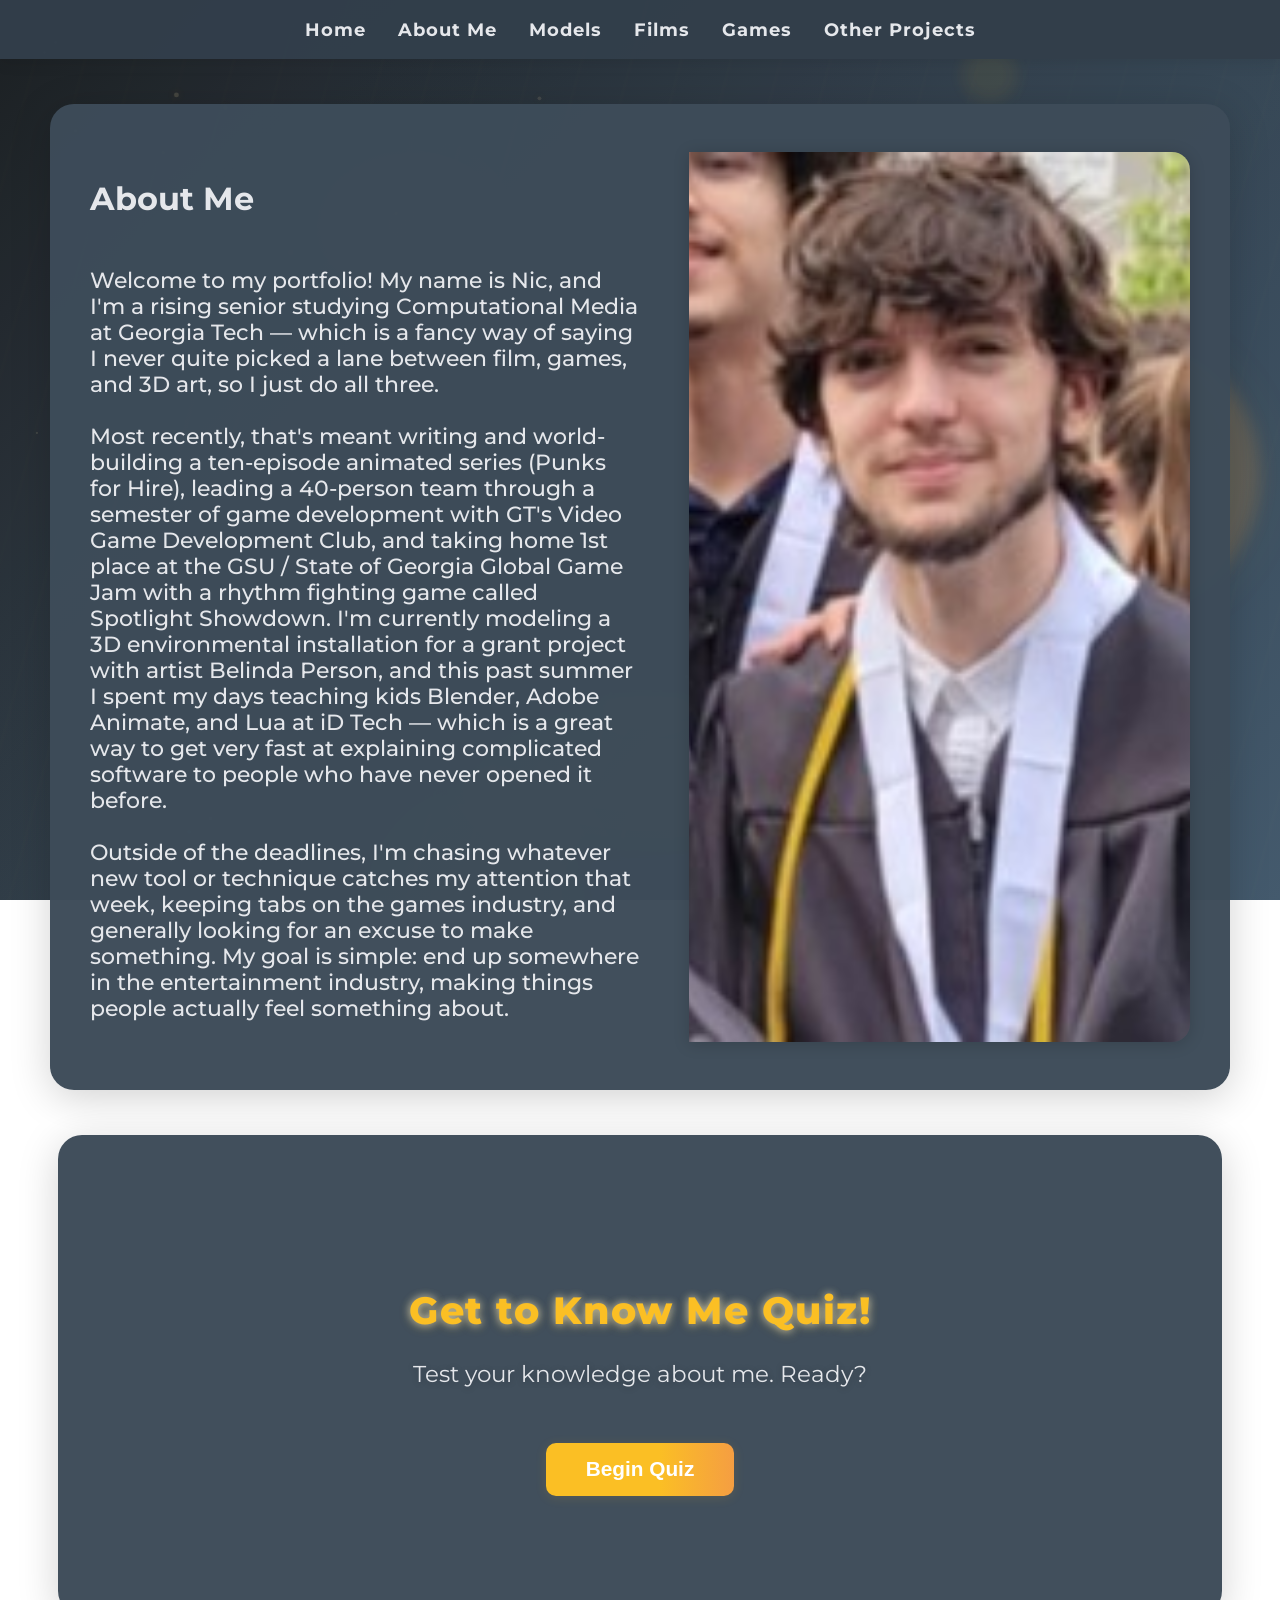
<file: about.html>
<!DOCTYPE html>
<html lang="en">
<head>
    <meta charset="UTF-8">
    <meta name="viewport" content="width=device-width, initial-scale=1.0">
    <title>About Me</title>
    <link rel="stylesheet" href="styles.css">
    <script src="script.js" defer></script>
</head>
<body>
    <div class="animated-bg"></div>
    <div class="light-rays-bg"></div>
    <div class="texture-overlay"></div>
    <canvas id="dust-canvas"></canvas>
    <canvas id="golden-trails-canvas"></canvas>
    <div class="bg-shapes">
        <svg class="bg-shape shapeA" width="180" height="180"><ellipse cx="90" cy="90" rx="80" ry="60" fill="#fbbf2440"/></svg>
        <svg class="bg-shape shapeB" width="320" height="320"><circle cx="160" cy="160" r="140" fill="#f59e4240"/></svg>
        <svg class="bg-shape shapeC" width="90" height="90"><ellipse cx="45" cy="45" rx="40" ry="44" fill="#fbbf241a"/></svg>
        <svg class="bg-shape shapeD" width="400" height="200"><ellipse cx="200" cy="100" rx="180" ry="80" fill="#fbbf2430"/></svg>
        <svg class="bg-shape shapeE" width="70" height="70"><circle cx="35" cy="35" r="33" fill="#fbbf2444"/></svg>
        <svg class="bg-shape shapeF" width="220" height="220"><ellipse cx="110" cy="110" rx="100" ry="60" fill="#f59e4222"/></svg>
        <svg class="bg-shape shapeG" width="140" height="140"><circle cx="70" cy="70" r="65" fill="#fbbf241a"/></svg>
        <svg class="bg-shape shapeH" width="300" height="300"><ellipse cx="150" cy="150" rx="120" ry="140" fill="#fbbf2430"/></svg>
        <svg class="bg-shape shapeI" width="60" height="60"><circle cx="30" cy="30" r="28" fill="#fbbf241a"/></svg>
        <svg class="bg-shape shapeJ" width="100" height="100"><ellipse cx="50" cy="50" rx="45" ry="30" fill="#f59e4222"/></svg>
    </div>
    <div id="models-bg-current"></div>
    <div id="models-bg-next"></div>
    <header>
        <nav>
            <a href="index.html">Home</a>
            <a href="about.html">About Me</a>
            <a href="models.html">Models</a>
            <a href="films.html">Films</a>
            <a href="games.html">Games</a>
            <a href="other-projects.html">Other Projects</a>
        </nav>
    </header>
    <main>
        <section class="about-main-card fade-in">
            <div class="about-text">
                <h1>About Me</h1>
                <p>
                    Welcome to my portfolio! My name is Nic, and I'm a rising senior studying Computational Media at Georgia Tech &mdash; which is a fancy way of saying I never quite picked a lane between film, games, and 3D art, so I just do all three.<br><br>
                    Most recently, that's meant writing and world-building a ten-episode animated series (Punks for Hire), leading a 40-person team through a semester of game development with GT's Video Game Development Club, and taking home 1st place at the GSU / State of Georgia Global Game Jam with a rhythm fighting game called Spotlight Showdown. I'm currently modeling a 3D environmental installation for a grant project with artist Belinda Person, and this past summer I spent my days teaching kids Blender, Adobe Animate, and Lua at iD Tech &mdash; which is a great way to get very fast at explaining complicated software to people who have never opened it before.<br><br>
                    Outside of the deadlines, I'm chasing whatever new tool or technique catches my attention that week, keeping tabs on the games industry, and generally looking for an excuse to make something. My goal is simple: end up somewhere in the entertainment industry, making things people actually feel something about.
                </p>
            </div>
            <div class="about-image-fader">
                <img src="Images/profilpic.jpg" alt="Profile 1" class="about-fade-img visible">
                <img src="Images/profile2.jpg" alt="Profile 2" class="about-fade-img">
                <img src="Images/profile3.jpg" alt="Profile 3" class="about-fade-img">
                <img src="Images/profile4.jpg" alt="Profile 4" class="about-fade-img">
            </div>
        </section>
        <section class="about-quiz-card fade-in">
            <div class="quiz-content" id="quiz-content">
                <div class="quiz-intro">
                    <h2>Get to Know Me Quiz!</h2>
                    <p>Test your knowledge about me. Ready?</p>
                    <button id="quiz-begin-btn">Begin Quiz</button>
                </div>
                <!-- Quiz questions and results will be injected here by JS -->
            </div>
            <div class="quiz-timer" id="quiz-timer" style="display:none;">
                <div class="timer-svg-wrap" style="position: relative; width: 60px; height: 60px;">
                    <svg width="60" height="60">
                        <circle cx="30" cy="30" r="26" stroke="#fbbf24" stroke-width="6" fill="none" />
                        <circle id="timer-circle" cx="30" cy="30" r="26" stroke="#e5e7eb" stroke-width="6" fill="none"
                            stroke-dasharray="163.36" stroke-dashoffset="0" />
                    </svg>
                    <span id="timer-seconds"></span>
                </div>
            </div>
        </section>
    </main>
</body>
</html>
</file>
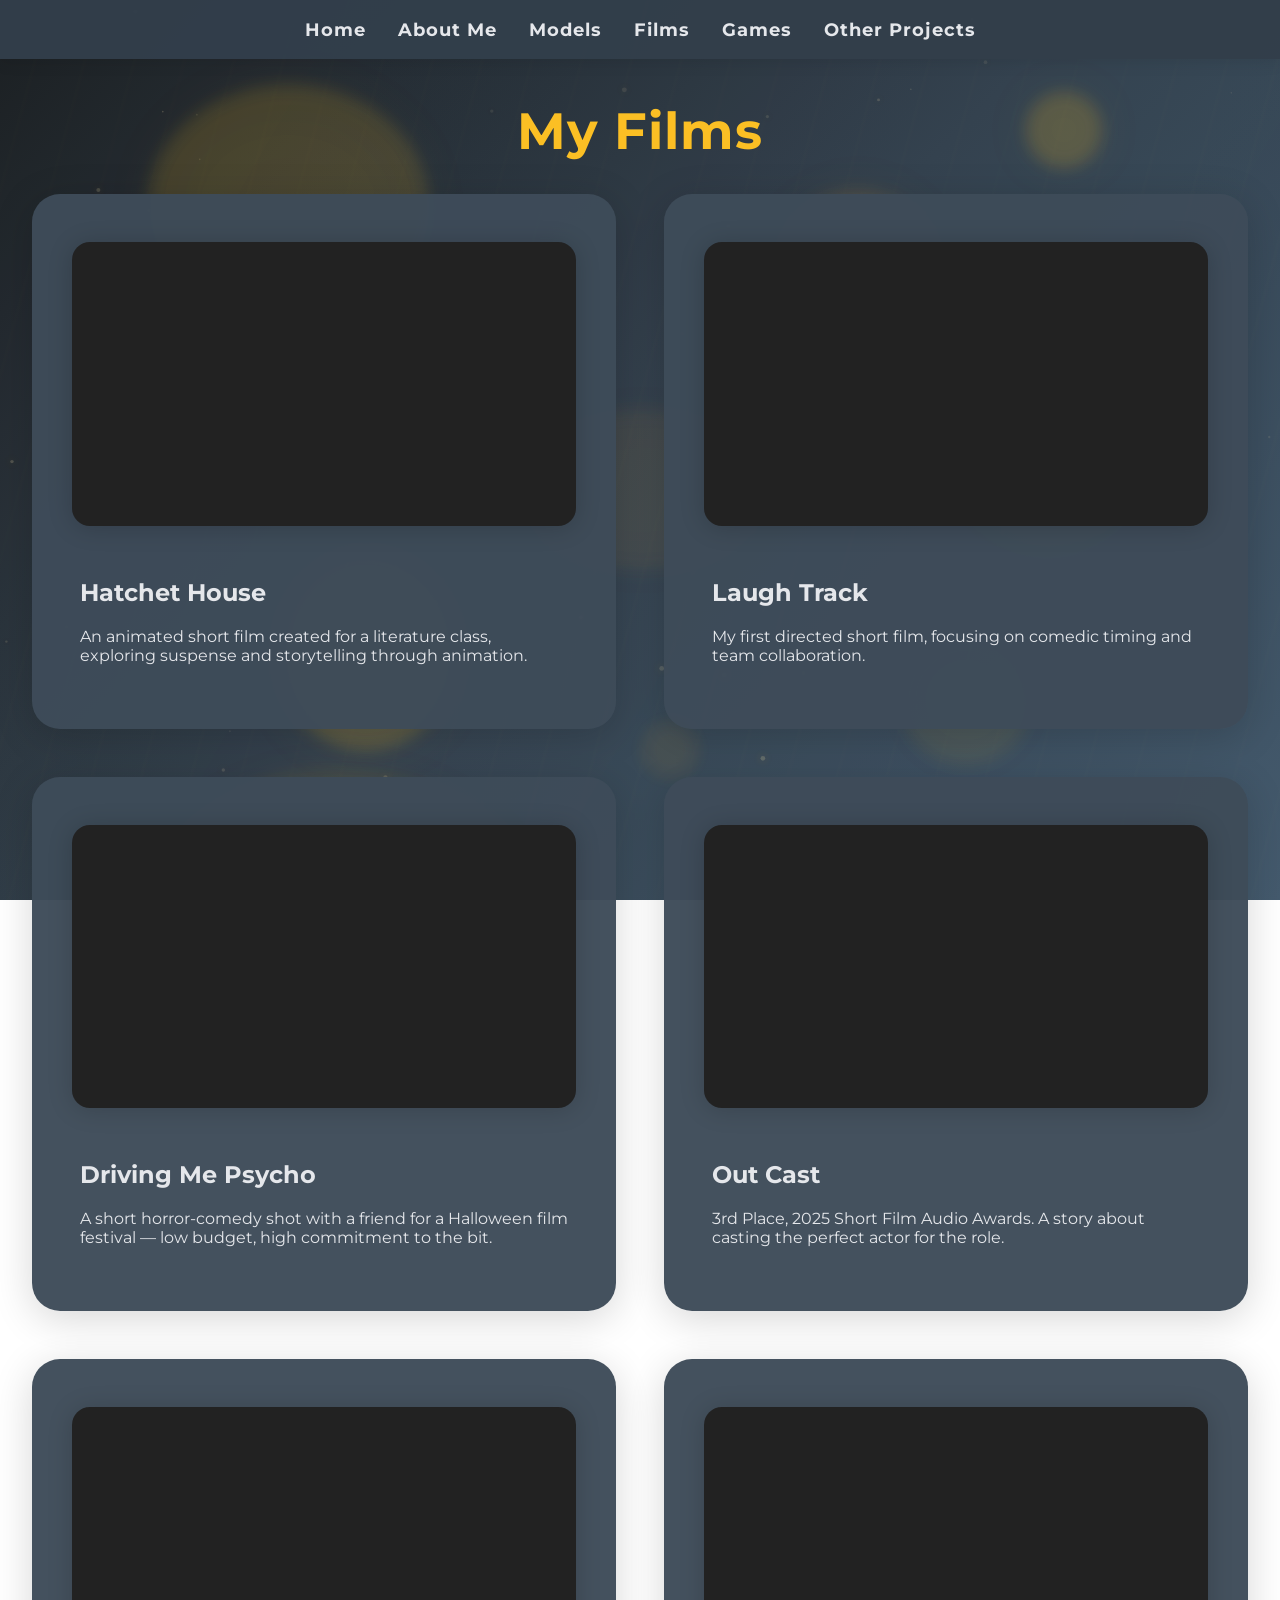
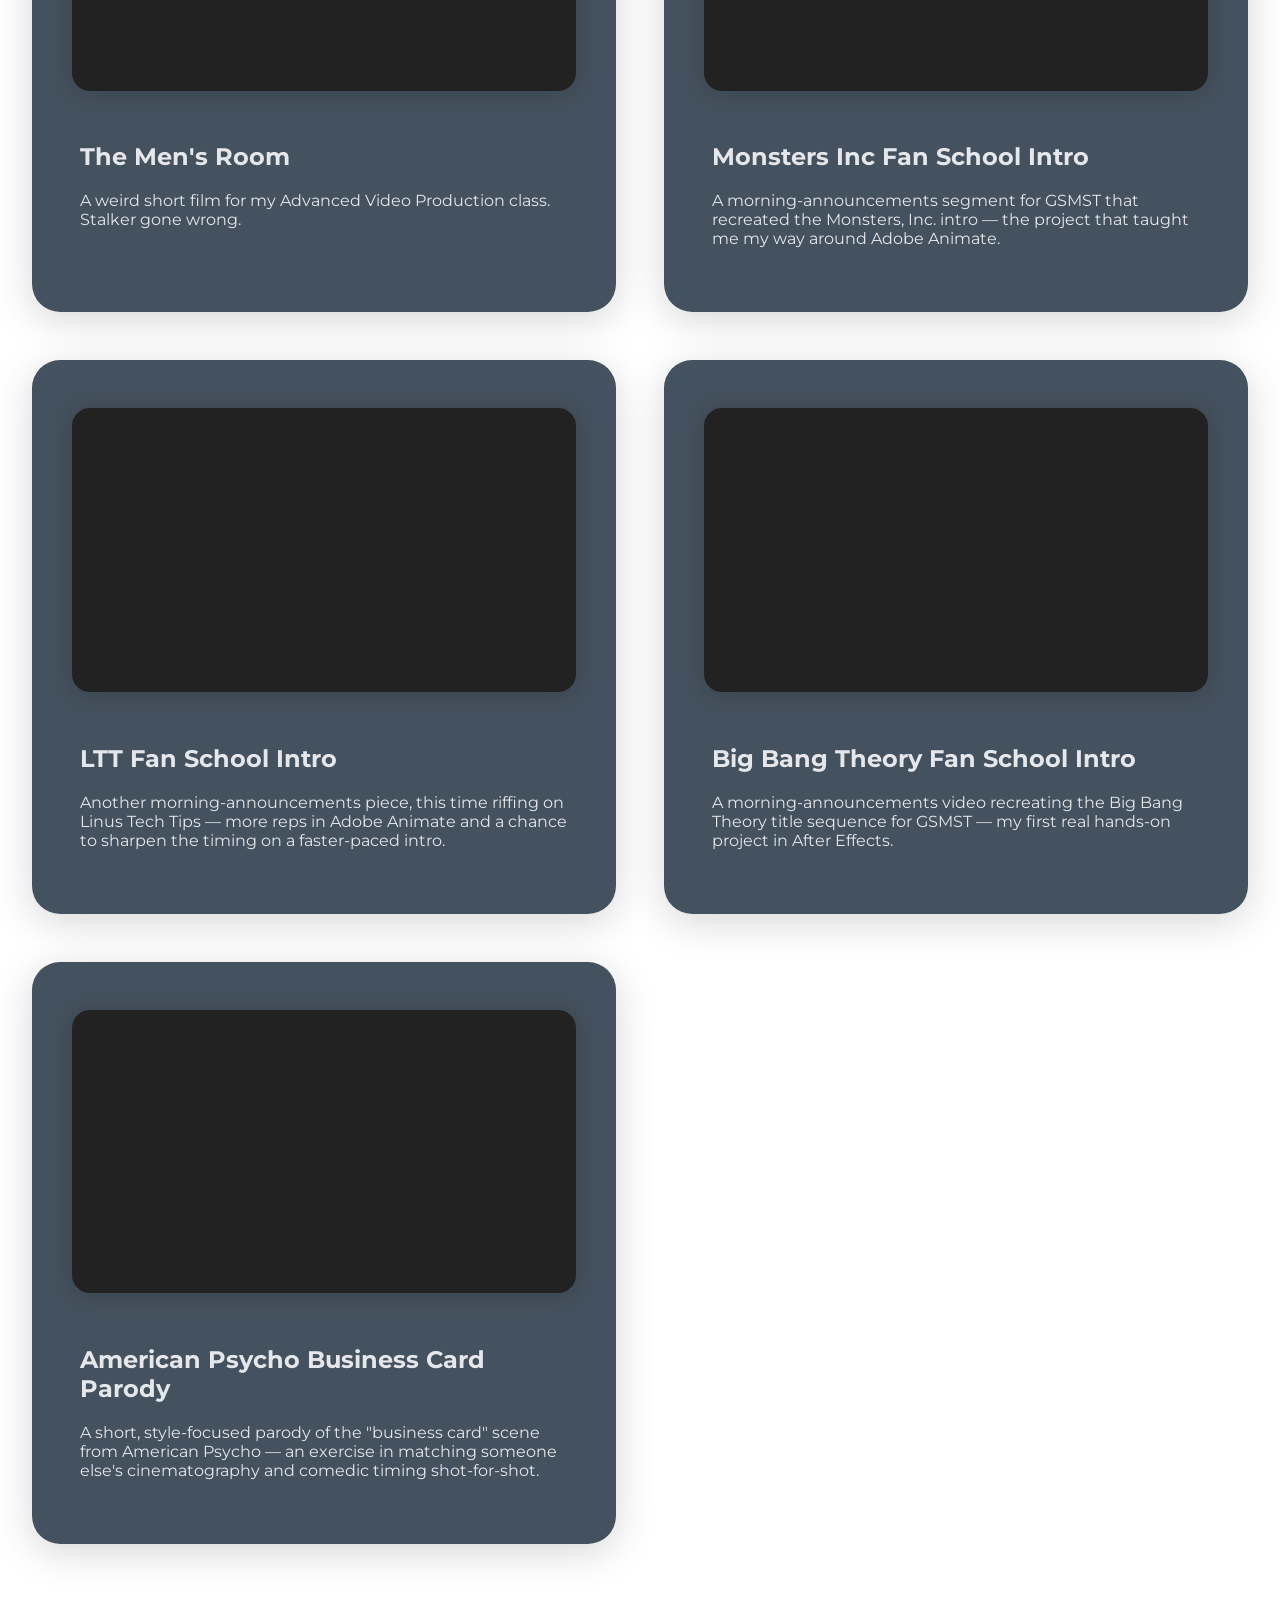
<file: films.html>
<!DOCTYPE html>
<html lang="en">
<head>
    <meta charset="UTF-8">
    <meta name="viewport" content="width=device-width, initial-scale=1.0">
    <title>Films</title>
    <link rel="stylesheet" href="styles.css">
    <script src="script.js" defer></script>
</head>
<body class="films-page">
    <div class="animated-bg"></div>
    <div class="light-rays-bg"></div>
    <div class="texture-overlay"></div>
    <canvas id="dust-canvas"></canvas>
    <canvas id="golden-trails-canvas"></canvas>
    <div class="bg-shapes">
        <svg class="bg-shape shape1" width="320" height="320"><ellipse cx="160" cy="160" rx="140" ry="120" fill="#fbbf2433"/></svg>
        <svg class="bg-shape shape2" width="180" height="180"><circle cx="90" cy="90" r="80" fill="#f59e4233"/></svg>
        <svg class="bg-shape shape3" width="220" height="220"><ellipse cx="110" cy="110" rx="90" ry="100" fill="#fbbf2444"/></svg>
        <svg class="bg-shape shape4" width="140" height="140"><circle cx="70" cy="70" r="65" fill="#fbbf241a"/></svg>
        <svg class="bg-shape shape5" width="260" height="260"><ellipse cx="130" cy="130" rx="120" ry="80" fill="#f59e421a"/></svg>
        <svg class="bg-shape shape6" width="80" height="80"><circle cx="40" cy="40" r="38" fill="#fbbf2444"/></svg>
        <svg class="bg-shape shape7" width="420" height="420"><ellipse cx="210" cy="210" rx="200" ry="160" fill="#fbbf2420"/></svg>
        <svg class="bg-shape shape8" width="100" height="100"><ellipse cx="50" cy="50" rx="45" ry="30" fill="#f59e4222"/></svg>
        <svg class="bg-shape shape9" width="60" height="60"><circle cx="30" cy="30" r="28" fill="#fbbf241a"/></svg>
        <svg class="bg-shape shape10" width="300" height="300"><ellipse cx="150" cy="150" rx="120" ry="140" fill="#fbbf2430"/></svg>
    </div>
    <header>
        <nav>
            <a href="index.html">Home</a>
            <a href="about.html">About Me</a>
            <a href="models.html">Models</a>
            <a href="films.html">Films</a>
            <a href="games.html">Games</a>
            <a href="other-projects.html">Other Projects</a>
        </nav>
    </header>
    <main>
        <h1 class="section-title">My Films</h1>
        <div class="media-list">
            <div class="media-item fade-in">
                <div class="media-visual">
                    <iframe src="https://www.youtube.com/embed/RNFLFnP9y1E" frameborder="0" allowfullscreen></iframe>
                </div>
                <div class="media-desc">
                    <h2>Hatchet House</h2>
                    <p>An animated short film created for a literature class, exploring suspense and storytelling through animation.</p>
                </div>
            </div>
            <div class="media-item fade-in">
                <div class="media-visual">
                    <iframe src="https://drive.google.com/file/d/1wuI_C8YEEzY92CnOscM9xNOgVYQXRL3u/preview" frameborder="0" allowfullscreen></iframe>
                </div>
                <div class="media-desc">
                    <h2>Laugh Track</h2>
                    <p>My first directed short film, focusing on comedic timing and team collaboration.</p>
                </div>
            </div>
            <div class="media-item fade-in">
                <div class="media-visual">
                    <iframe src="https://www.youtube.com/embed/9LqfQGcu3OA" frameborder="0" allowfullscreen></iframe>
                </div>
                <div class="media-desc">
                    <h2>Driving Me Psycho</h2>
                    <p>A short horror-comedy shot with a friend for a Halloween film festival &mdash; low budget, high commitment to the bit.</p>
                </div>
            </div>
            <div class="media-item fade-in">
                <div class="media-visual">
                    <iframe src="https://drive.google.com/file/d/1UDR14jFR5scqp2Rg2KPW3oxKd6ROht6A/preview" frameborder="0" allowfullscreen></iframe>
                </div>
                <div class="media-desc">
                    <h2>Out Cast</h2>
                    <p>3rd Place, 2025 Short Film Audio Awards. A story about casting the perfect actor for the role.</p>
                </div>
            </div>
            <div class="media-item fade-in">
                <div class="media-visual">
                    <iframe src="https://gtvault-my.sharepoint.com/personal/nsuttles3_gatech_edu/_layouts/15/embed.aspx?UniqueId=8a04a9d2-1ce9-4d9a-a280-8a7300f47c84&embed=%7B%22ust%22%3Atrue%2C%22hv%22%3A%22CopyEmbedCode%22%7D&referrer=StreamWebApp&referrerScenario=EmbedDialog.Create" width="640" height="360" frameborder="0" scrolling="no" allowfullscreen title="TheMensRoom.mov" frameborder="0" allowfullscreen></iframe>
                </div>
                <div class="media-desc">
                    <h2>The Men's Room</h2>
                    <p>A weird short film for my Advanced Video Production class. Stalker gone wrong.</p>
                </div>
            </div>
            <div class="media-item fade-in">
                <div class="media-visual">
                    <iframe src="https://www.youtube.com/embed/bgk5_FoGgMc" frameborder="0" allowfullscreen></iframe>
                </div>
                <div class="media-desc">
                    <h2>Monsters Inc Fan School Intro</h2>
                    <p>A morning-announcements segment for GSMST that recreated the Monsters, Inc. intro &mdash; the project that taught me my way around Adobe Animate.</p>
                </div>
            </div>
            <div class="media-item fade-in">
                <div class="media-visual">
                    <iframe src="https://www.youtube.com/embed/SYgJ7Xmql8k" frameborder="0" allowfullscreen></iframe>
                </div>
                <div class="media-desc">
                    <h2>LTT Fan School Intro</h2>
                    <p>Another morning-announcements piece, this time riffing on Linus Tech Tips &mdash; more reps in Adobe Animate and a chance to sharpen the timing on a faster-paced intro.</p>
                </div>
            </div>
            <div class="media-item fade-in">
                <div class="media-visual">
                    <iframe src="https://www.youtube.com/embed/6f9NdSA-6ro" frameborder="0" allowfullscreen></iframe>
                </div>
                <div class="media-desc">
                    <h2>Big Bang Theory Fan School Intro</h2>
                    <p>A morning-announcements video recreating the Big Bang Theory title sequence for GSMST &mdash; my first real hands-on project in After Effects.</p>
                </div>
            </div>
            <div class="media-item fade-in">
                <div class="media-visual">
                    <iframe src="https://www.youtube.com/embed/vMFzokMjpdI" frameborder="0" allowfullscreen></iframe>
                </div>
                <div class="media-desc">
                    <h2>American Psycho Business Card Parody</h2>
                    <p>A short, style-focused parody of the "business card" scene from American Psycho &mdash; an exercise in matching someone else's cinematography and comedic timing shot-for-shot.</p>
                </div>
            </div>
            <!-- Add more films as needed -->
        </div>
    </main>
</body>
</html>
</file>
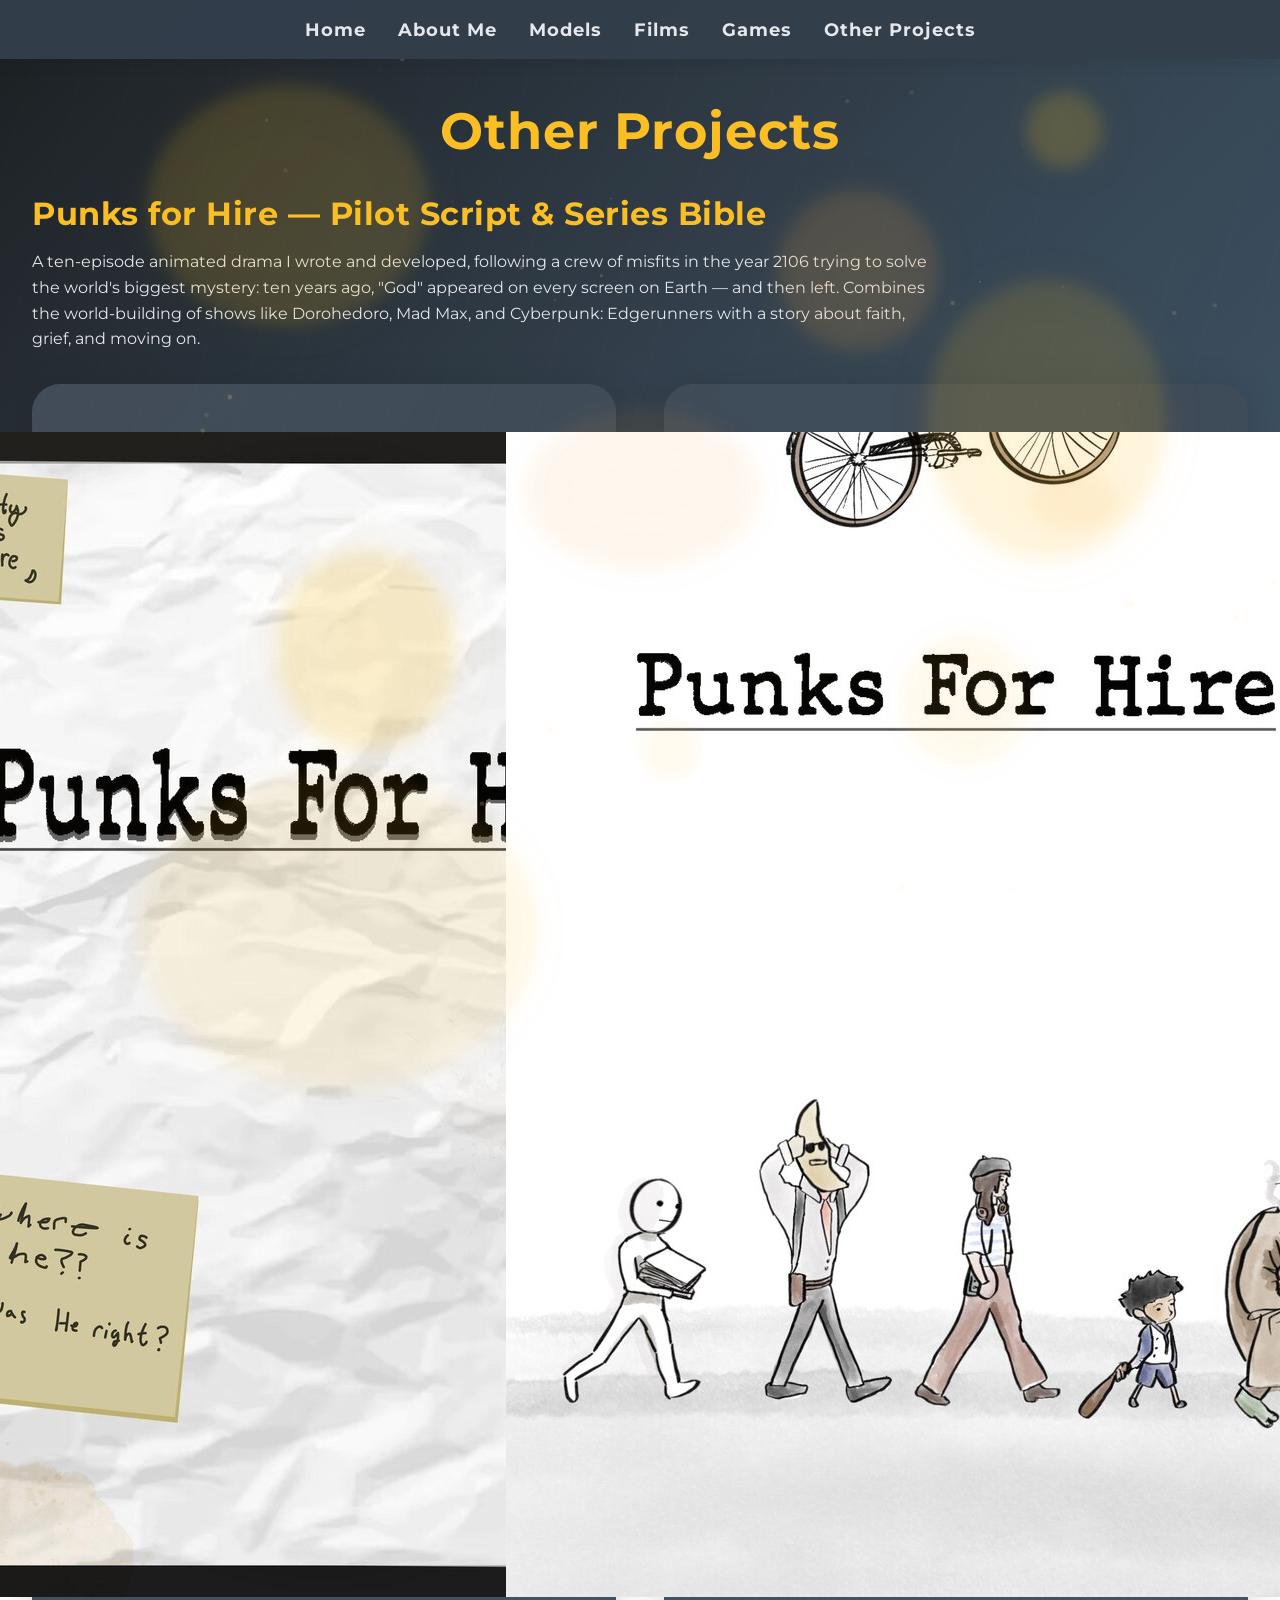
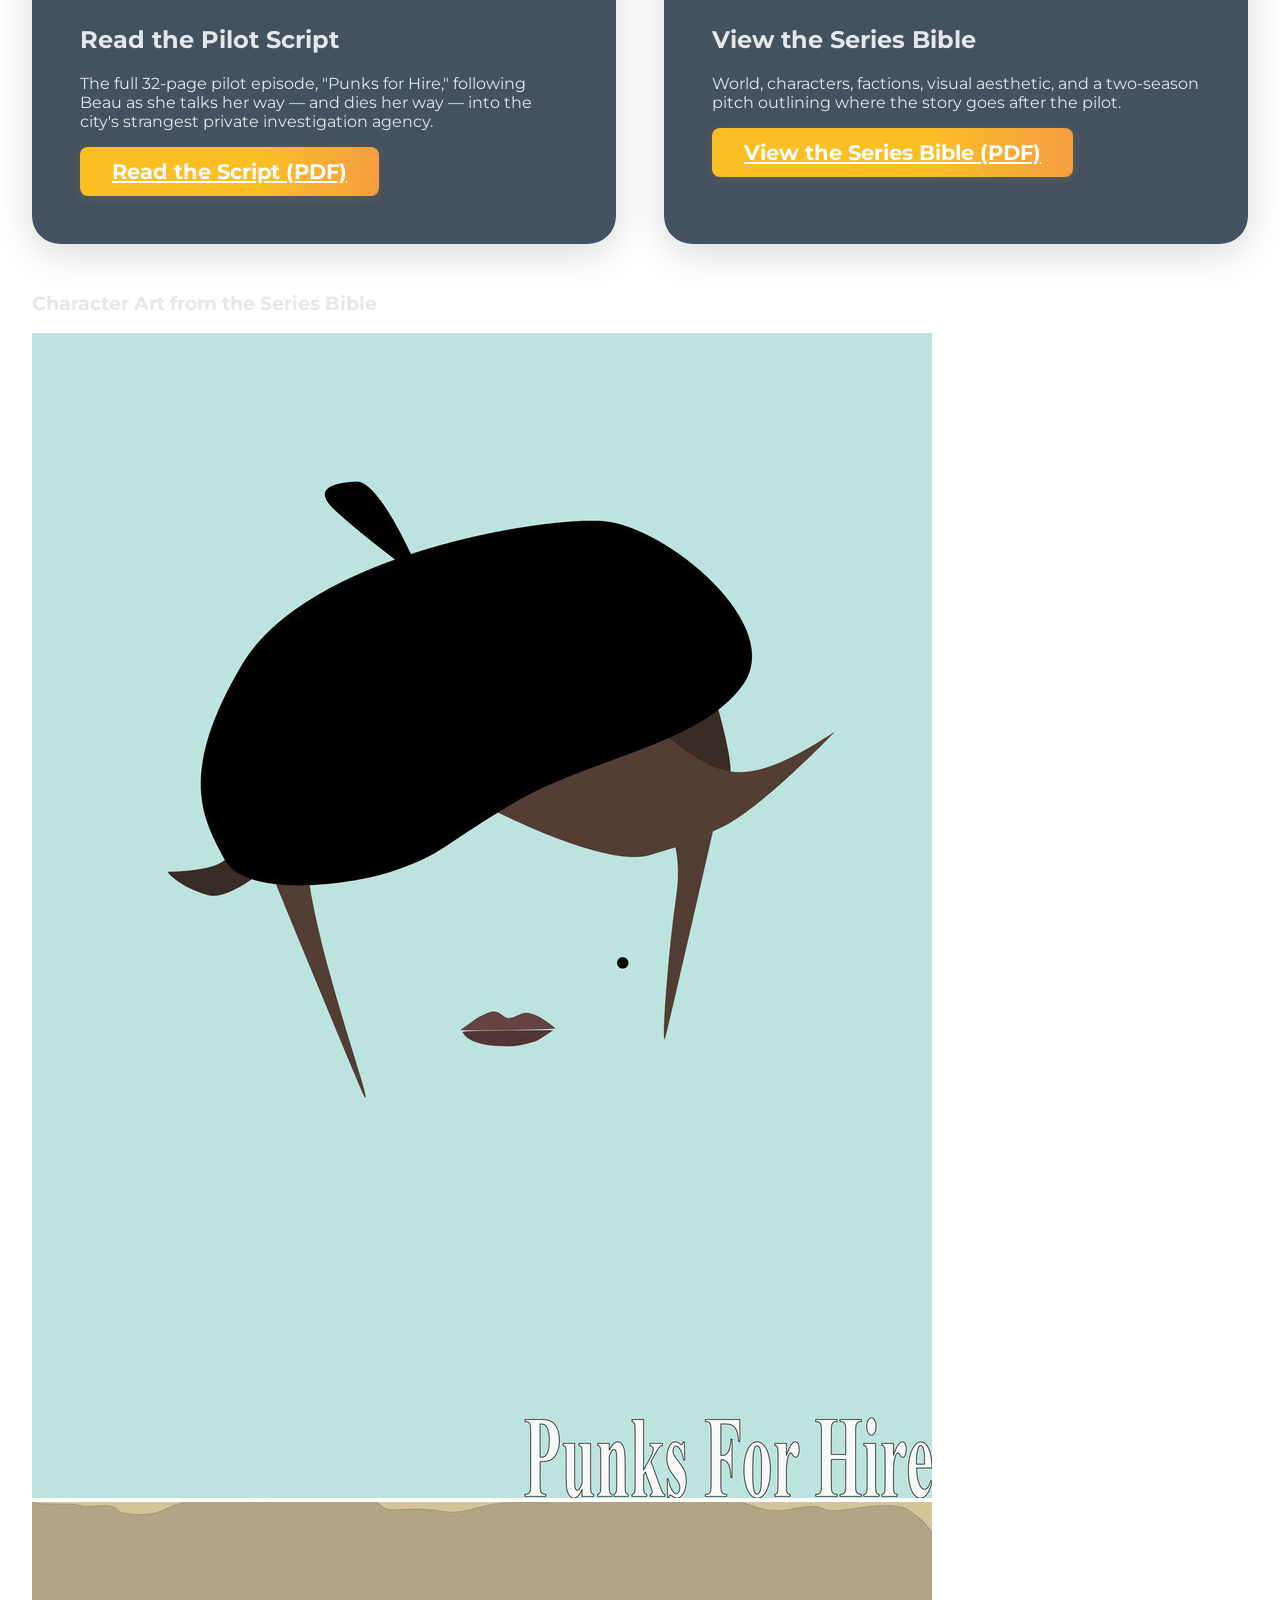
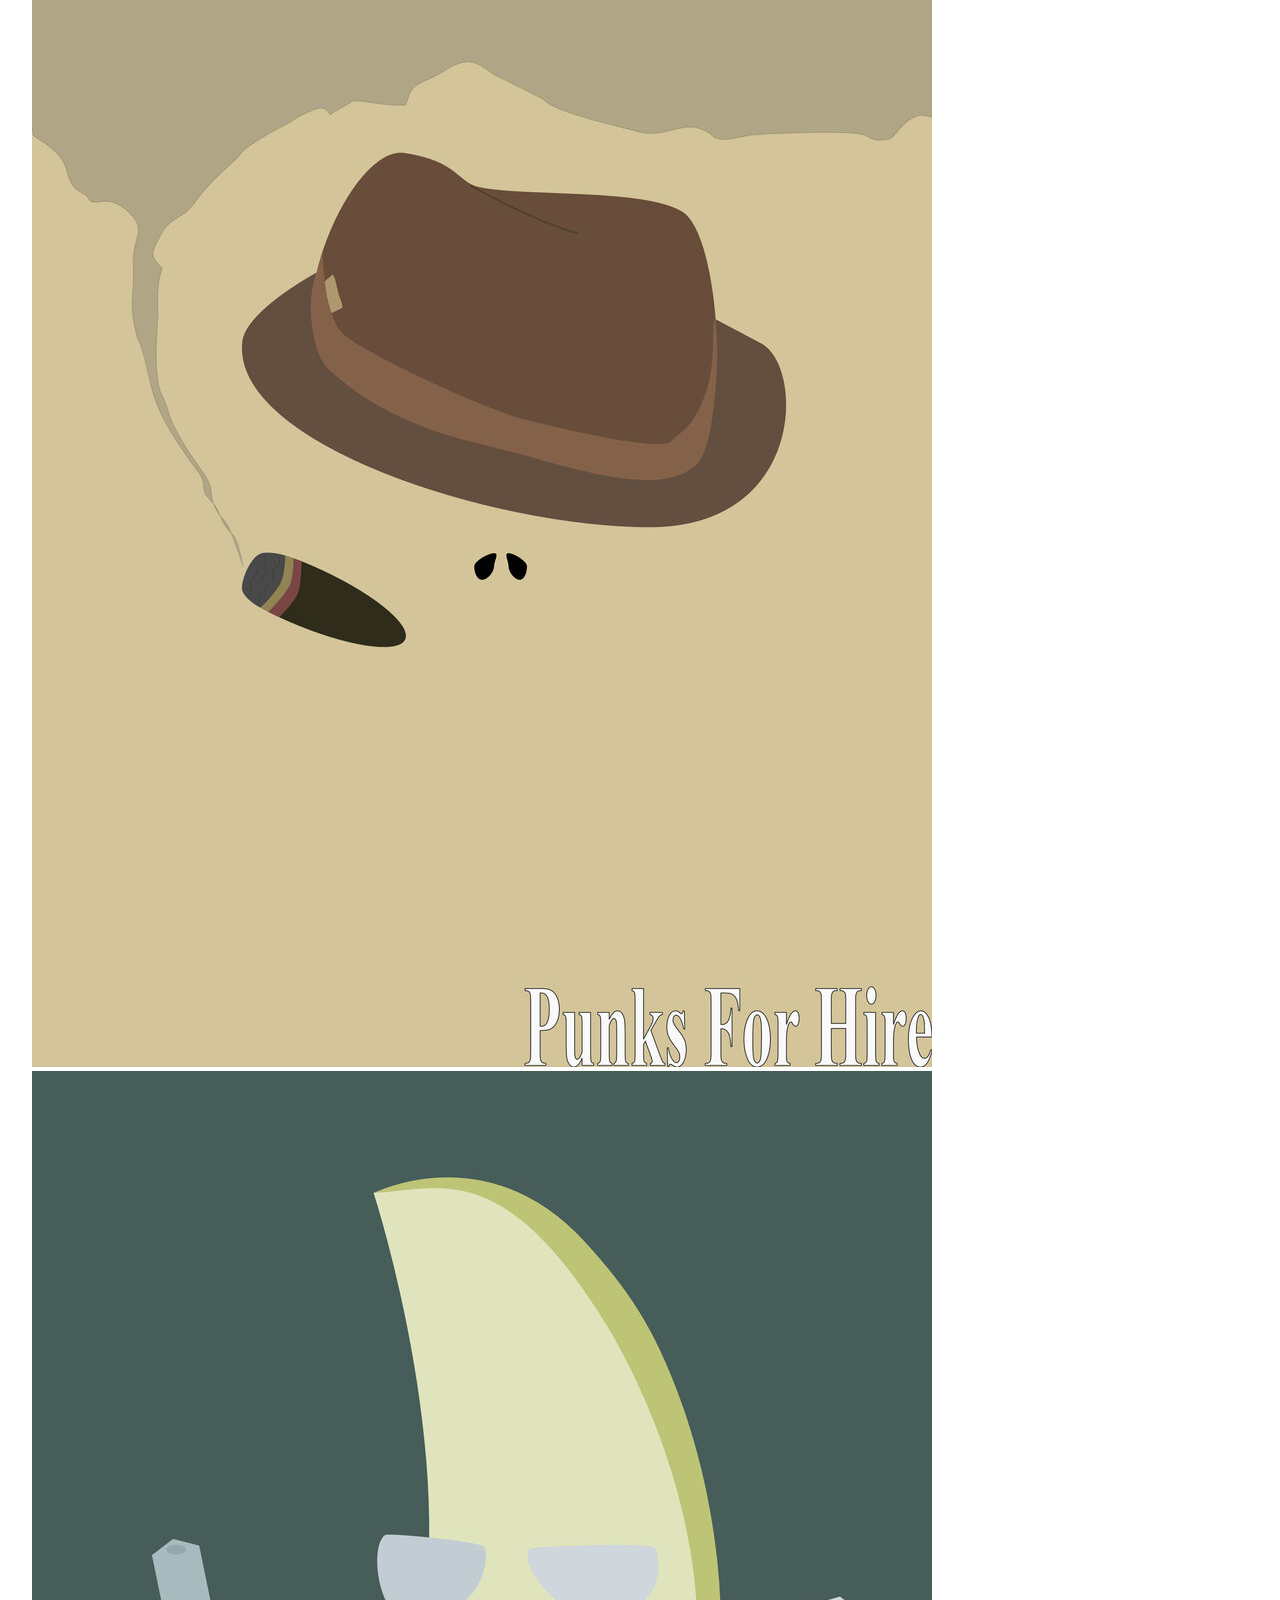
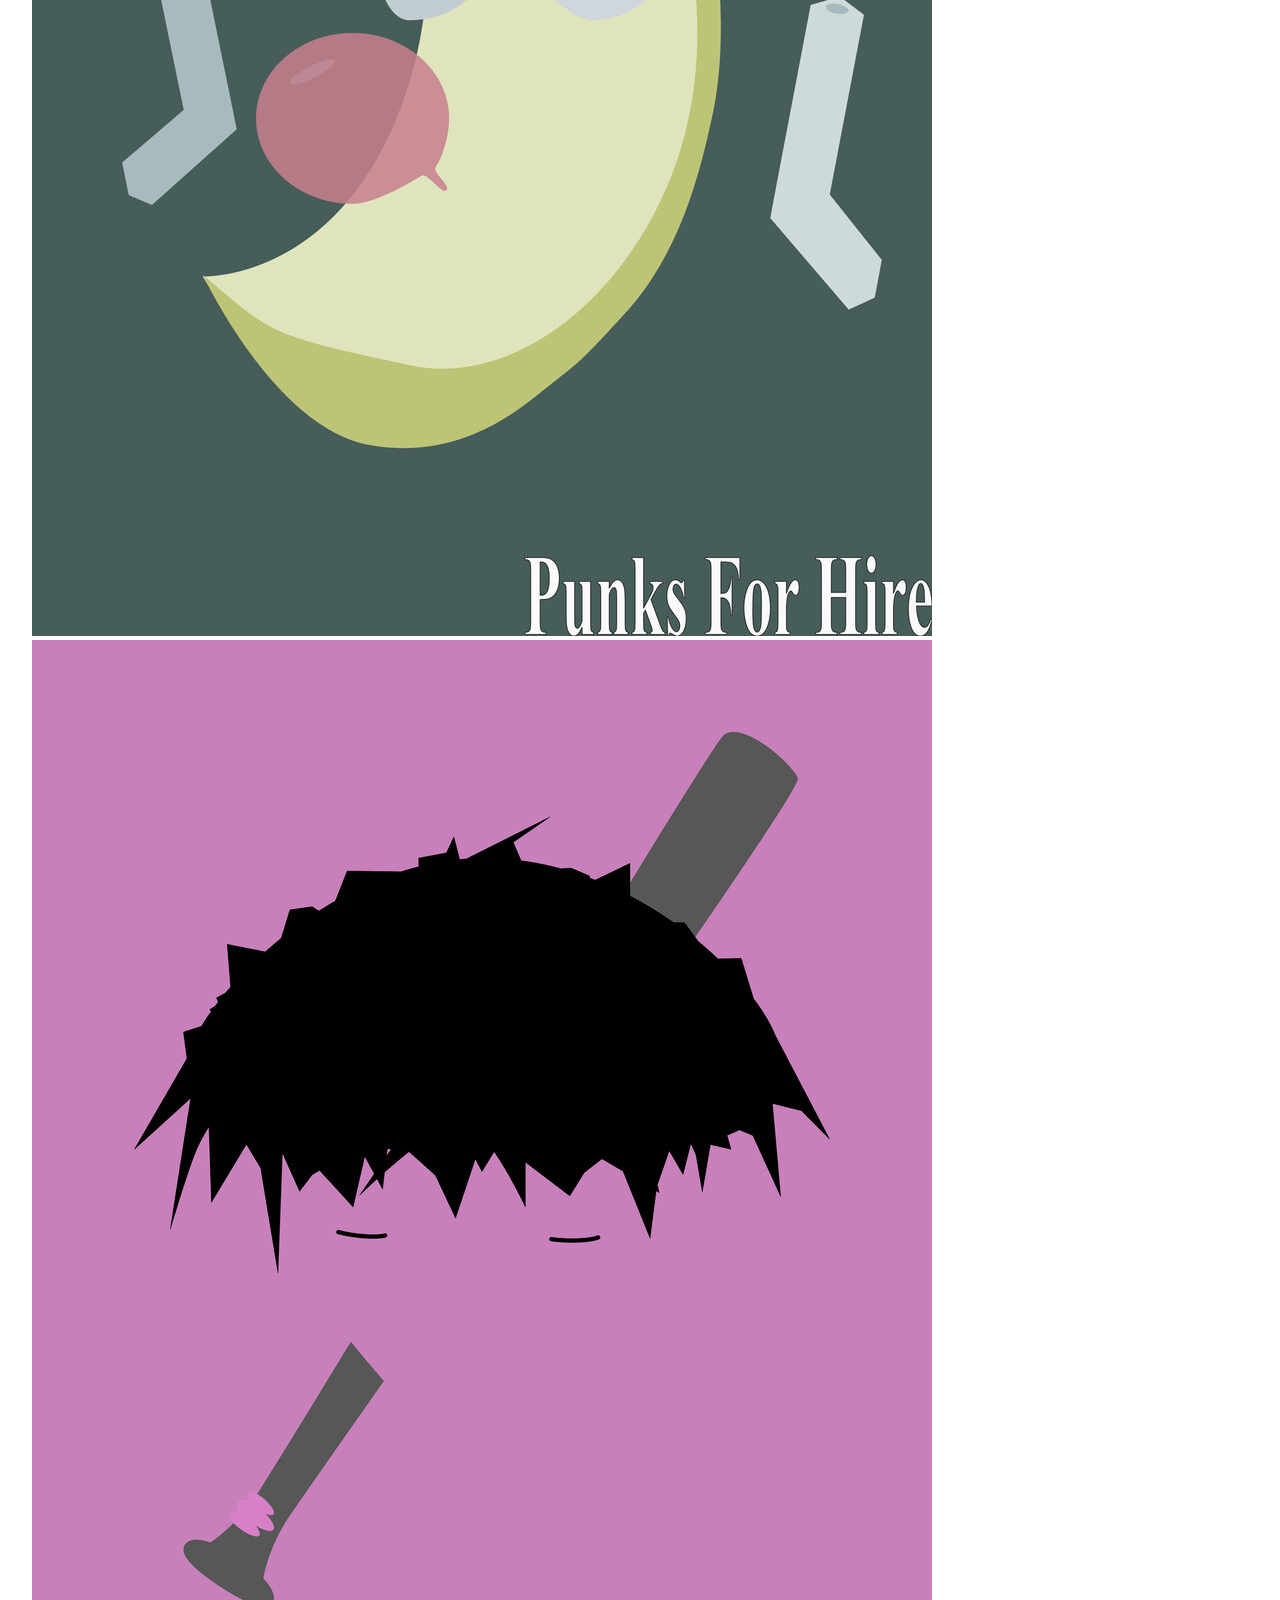
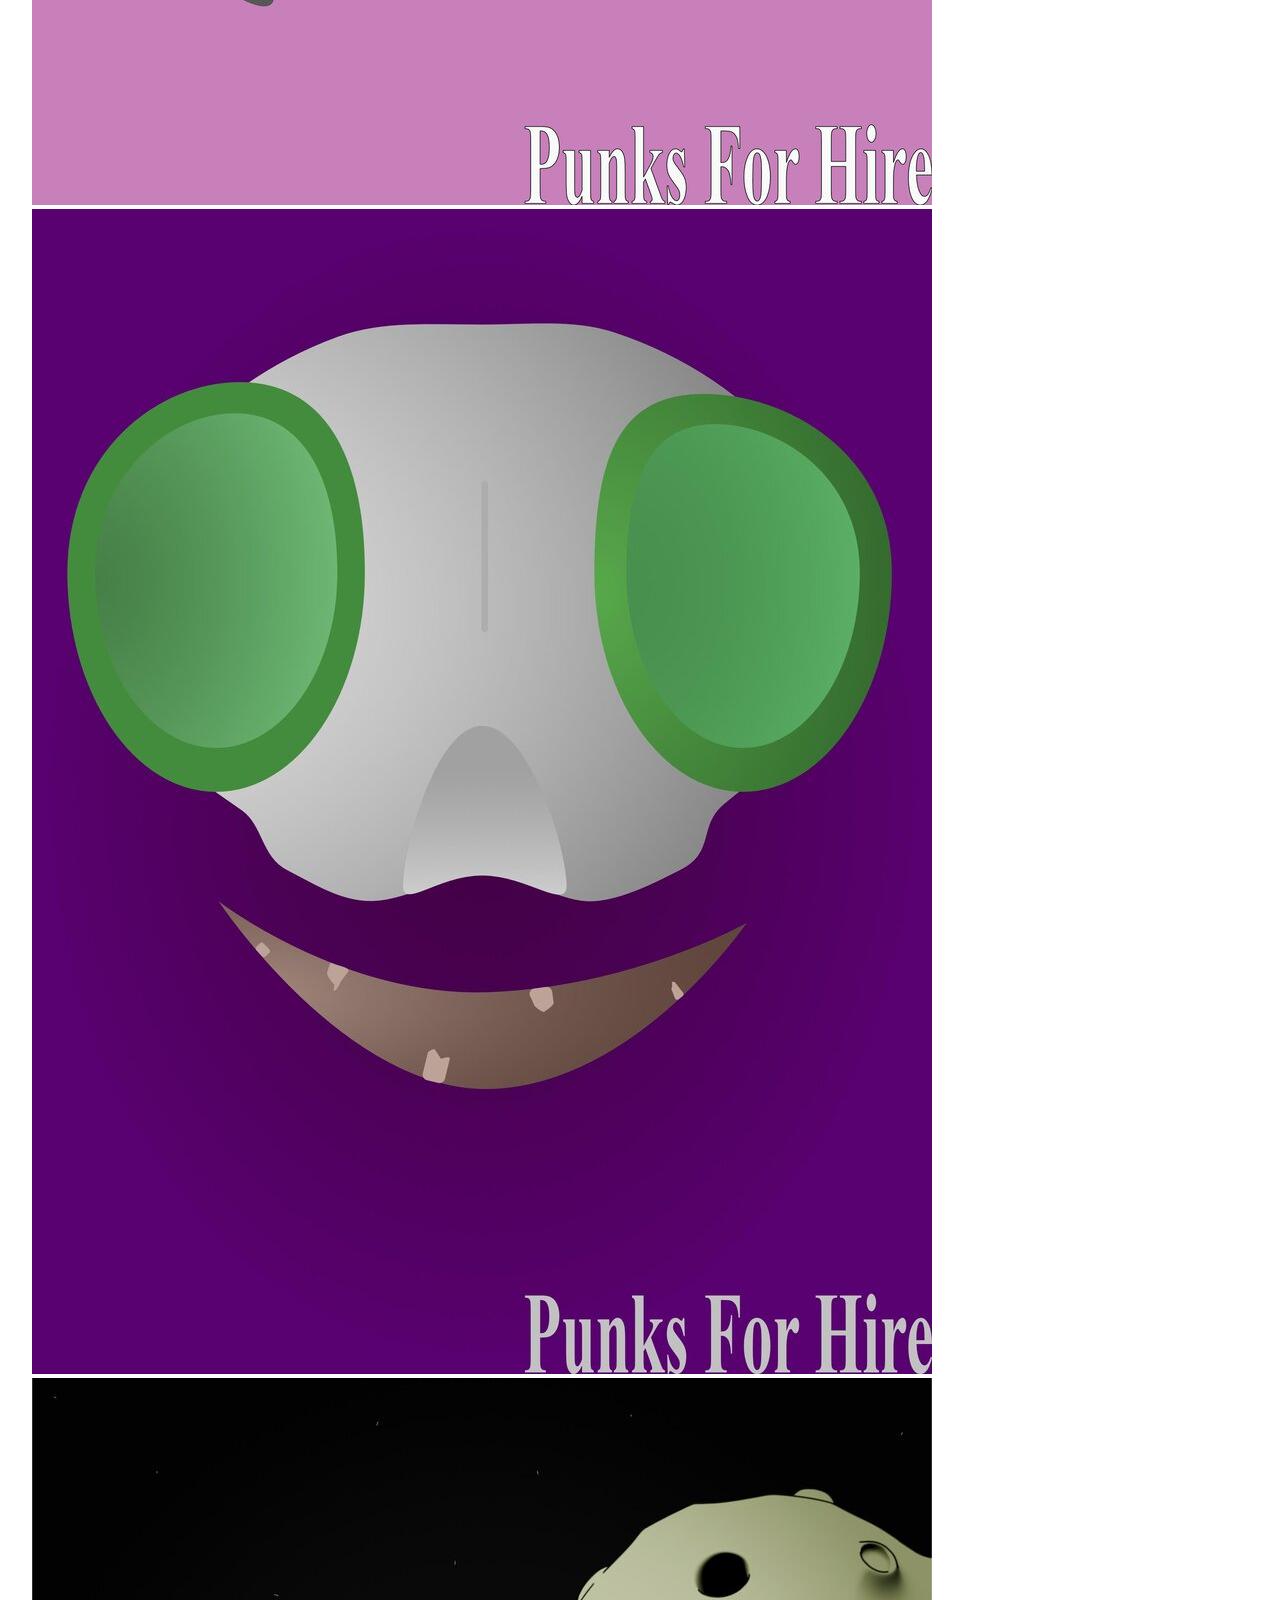
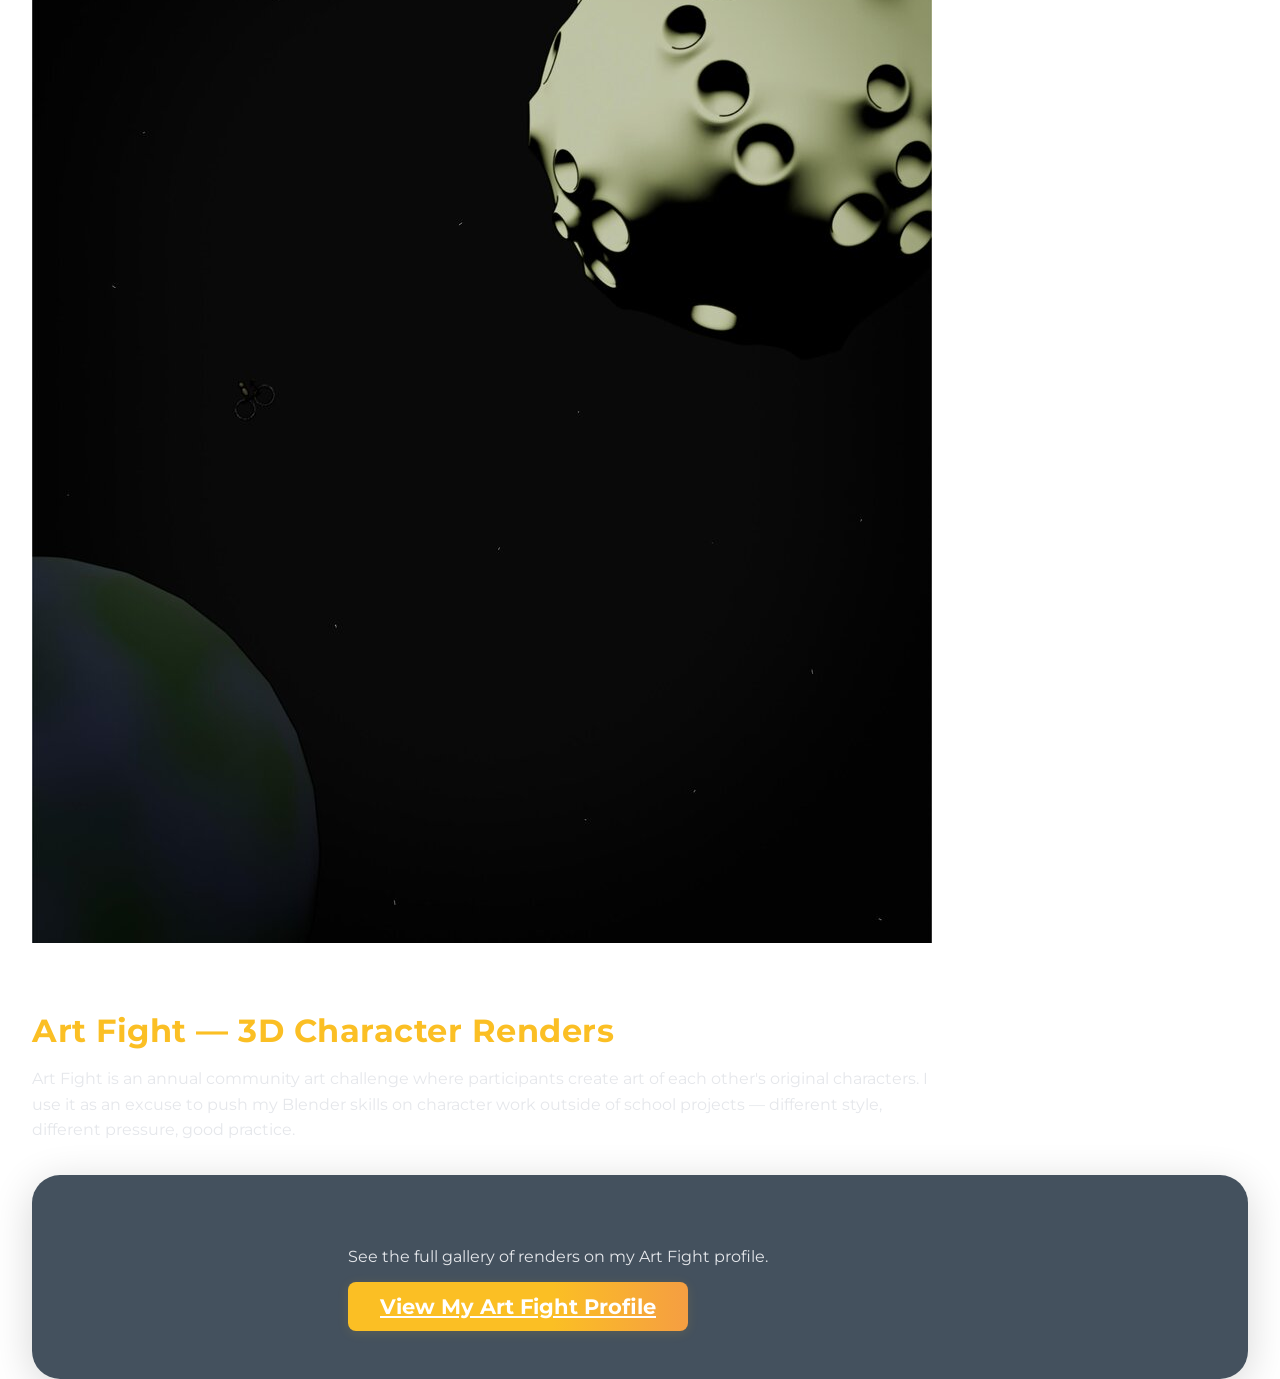
<file: other-projects.html>
<!DOCTYPE html>
<html lang="en">
<head>
    <meta charset="UTF-8">
    <meta name="viewport" content="width=device-width, initial-scale=1.0">
    <title>Other Projects</title>
    <link rel="stylesheet" href="styles.css">
    <script src="script.js" defer></script>
</head>
<body class="other-projects-page">
    <div class="animated-bg"></div>
    <div class="light-rays-bg"></div>
    <div class="texture-overlay"></div>
    <canvas id="dust-canvas"></canvas>
    <canvas id="golden-trails-canvas"></canvas>
    <div class="bg-shapes">
        <svg class="bg-shape shape1" width="320" height="320"><ellipse cx="160" cy="160" rx="140" ry="120" fill="#fbbf2433"/></svg>
        <svg class="bg-shape shape2" width="180" height="180"><circle cx="90" cy="90" r="80" fill="#f59e4233"/></svg>
        <svg class="bg-shape shape3" width="220" height="220"><ellipse cx="110" cy="110" rx="90" ry="100" fill="#fbbf2444"/></svg>
        <svg class="bg-shape shape4" width="140" height="140"><circle cx="70" cy="70" r="65" fill="#fbbf241a"/></svg>
        <svg class="bg-shape shape5" width="260" height="260"><ellipse cx="130" cy="130" rx="120" ry="80" fill="#f59e421a"/></svg>
        <svg class="bg-shape shape6" width="80" height="80"><circle cx="40" cy="40" r="38" fill="#fbbf2444"/></svg>
        <svg class="bg-shape shape7" width="420" height="420"><ellipse cx="210" cy="210" rx="200" ry="160" fill="#fbbf2420"/></svg>
        <svg class="bg-shape shape8" width="100" height="100"><ellipse cx="50" cy="50" rx="45" ry="30" fill="#f59e4222"/></svg>
        <svg class="bg-shape shape9" width="60" height="60"><circle cx="30" cy="30" r="28" fill="#fbbf241a"/></svg>
        <svg class="bg-shape shape10" width="300" height="300"><ellipse cx="150" cy="150" rx="120" ry="140" fill="#fbbf2430"/></svg>
    </div>
    <header>
        <nav>
            <a href="index.html">Home</a>
            <a href="about.html">About Me</a>
            <a href="models.html">Models</a>
            <a href="films.html">Films</a>
            <a href="games.html">Games</a>
            <a href="other-projects.html">Other Projects</a>
        </nav>
    </header>
    <main>
        <h1 class="section-title">Other Projects</h1>

        <!-- ===================== WRITING: PUNKS FOR HIRE ===================== -->
        <section class="other-project-block fade-in">
            <h2 class="subsection-title">Punks for Hire &mdash; Pilot Script &amp; Series Bible</h2>
            <p class="subsection-intro">
                A ten-episode animated drama I wrote and developed, following a crew of misfits in the year 2106
                trying to solve the world's biggest mystery: ten years ago, "God" appeared on every screen on Earth
                &mdash; and then left. Combines the world-building of shows like Dorohedoro, Mad Max, and Cyberpunk:
                Edgerunners with a story about faith, grief, and moving on.
            </p>
            <div class="media-list">
                <div class="media-item fade-in">
                    <div class="media-visual">
                        <img src="Images/P4H/p4h-logo.jpg" alt="Punks for Hire logo art">
                    </div>
                    <div class="media-desc">
                        <h2>Read the Pilot Script</h2>
                        <p>The full 32-page pilot episode, "Punks for Hire," following Beau as she talks her way &mdash;
                            and dies her way &mdash; into the city's strangest private investigation agency.</p>
                        <a class="btn" href="Documents/PunksForHireFinalScript.pdf" target="_blank">Read the Script (PDF)</a>
                    </div>
                </div>
                <div class="media-item fade-in">
                    <div class="media-visual">
                        <img src="Images/P4H/p4h-cover.jpg" alt="Punks for Hire series bible cover art">
                    </div>
                    <div class="media-desc">
                        <h2>View the Series Bible</h2>
                        <p>World, characters, factions, visual aesthetic, and a two-season pitch outlining where the
                            story goes after the pilot.</p>
                        <a class="btn" href="Documents/P4HSeriesBible.pdf" target="_blank">View the Series Bible (PDF)</a>
                    </div>
                </div>
            </div>

            <h3 class="gallery-title">Character Art from the Series Bible</h3>
            <div class="p4h-gallery">
                <img src="Images/P4H/p4h-beau.jpg" alt="Beau character art">
                <img src="Images/P4H/p4h-ed.jpg" alt="Ed character art">
                <img src="Images/P4H/p4h-monty.jpg" alt="Monty character art">
                <img src="Images/P4H/p4h-louie.jpg" alt="Louie character art">
                <img src="Images/P4H/p4h-archie.jpg" alt="Archie character art">
                <img src="Images/P4H/p4h-space.jpg" alt="Moonman concept render">
            </div>
        </section>

        <!-- ===================== ART FIGHT ===================== -->
        <section class="other-project-block fade-in">
            <h2 class="subsection-title">Art Fight &mdash; 3D Character Renders</h2>
            <p class="subsection-intro">
                Art Fight is an annual community art challenge where participants create art of each other's original
                characters. I use it as an excuse to push my Blender skills on character work outside of school
                projects &mdash; different style, different pressure, good practice.
            </p>
            <div class="media-item fade-in">
                <div class="media-desc" style="max-width: 600px;">
                    <p>See the full gallery of renders on my Art Fight profile.</p>
                    <a class="btn" href="https://artfight.net/~T1ng" target="_blank">View My Art Fight Profile</a>
                </div>
            </div>
        </section>
        <!--
            Note: Art Fight requires a logged-in session to view profile galleries, so I couldn't
            pull your renders directly the way I did with the itch.io game screenshots. Once you
            download the PNGs yourself, drop them in Images/ArtFight/ and swap this section for a
            .p4h-gallery-style grid, e.g.:

            <div class="p4h-gallery">
                <img src="Images/ArtFight/render1.png" alt="...">
                <img src="Images/ArtFight/render2.png" alt="...">
            </div>
        -->

    </main>
</body>
</html>
</file>
<file: styles.css>
/* Google Fonts Import */
@import url('https://fonts.googleapis.com/css2?family=Montserrat:wght@400;700&display=swap');

/* General Reset */
html {
    min-height: 100%;
    height: 100%;
    background: linear-gradient(135deg,#161b22 0%, #32414f 50%, #445a6d 100%);
    background-attachment: fixed;
    background-repeat: no-repeat;
    background-size: cover;
}

body {
    min-height: 100vh;
    margin: 0;
    font-family: 'Montserrat', Arial, sans-serif;
    color: #e5e7eb;
    background: transparent;
}

header {
    background: rgba(50, 63, 75, 0.98);
    padding: 1.2rem 2rem;
    box-shadow: 0 2px 16px rgba(0,0,0,0.10);
    position: sticky;
    top: 0;
    z-index: 100;
}

nav {
    display: flex;
    justify-content: center;
    gap: 2rem;
}

nav a {
    color: #e5e7eb;
    font-weight: 700;
    font-size: 1.1rem;
    letter-spacing: 1px;
    text-decoration: none;
    position: relative;
    transition: color 0.2s;
}

nav a::after {
    content: '';
    display: block;
    width: 0;
    height: 2px;
    background: #fbbf24;
    transition: width 0.3s;
    position: absolute;
    left: 0;
    bottom: -4px;
}

nav a:hover {
    color: #fbbf24;
}

nav a:hover::after {
    width: 100%;
}

/* Hero Header Styles */
.hero-header {
    display: flex;
    flex-direction: column;
    align-items: center;
    justify-content: center;
    min-height: 28vh; /* was 60vh */
    margin: 0; /* negative bottom margin to pull up next section */
    z-index: 20;
    position: relative;
    animation: heroSlideDown 1.2s cubic-bezier(.77,0,.18,1) 0.1s both;
}

@keyframes heroSlideDown {
    0% { opacity: 0; transform: translateY(-60px) scale(0.95);}
    80% { opacity: 1; transform: translateY(8px) scale(1.04);}
    100% { opacity: 1; transform: translateY(0) scale(1);}
}

.main-title {
    font-size: clamp(3.5rem, 10vw, 8.5rem);
    font-weight: 900;
    letter-spacing: 2.5px;
    text-align: center;
    margin: 0;
    line-height: 1.05;
    position: relative;
    color: #fbbf24;
    filter: drop-shadow(0 0 12px #fbbf2477) drop-shadow(0 2px 8px #fbbf2444);
    animation: popIn 1.2s cubic-bezier(.77,0,.18,1) 0.2s both, floatTitle 7s ease-in-out infinite alternate;
}

@keyframes popIn {
    0% { opacity: 0; transform: scale(0.8) translateY(-40px);}
    80% { opacity: 1; transform: scale(1.08) translateY(0);}
    100% { opacity: 1; transform: scale(1) translateY(0);}
}

@keyframes floatTitle {
    0% { transform: translateY(0) scale(1);}
    100% { transform: translateY(10px) scale(1.03);}
}

.main-title-glow {
    display: inline-block;
    background: linear-gradient(90deg, #fffbe6 0%, #fff9d6 40%, #ffe066 80%, #fbbf24 100%);
    background-clip: text;
    -webkit-background-clip: text;
    color: transparent;
    -webkit-text-fill-color: transparent;
    animation: goldGlowBeat 2.2s cubic-bezier(.77,0,.18,1) infinite;
    filter:
        drop-shadow(0 0 10px #fbbf2477)
        drop-shadow(0 0 2px #fffbe6aa);
}

/* Section Title */
.section-title {
    text-align: center;
    color: #fbbf24;
    font-size: 3.2rem; /* was 2.8rem */
    margin: 2.5rem 0 2rem 0;
    letter-spacing: 1px;
}

/* Intro Card */
.intro-card {
    display: flex;
    align-items: center;
    justify-content: center;
    gap: 2.5rem;
    background: rgba(62, 76, 89, 0.97);
    border-radius: 18px;
    box-shadow: 0 6px 32px rgba(0,0,0,0.18);
    padding: 2.5rem 2rem;
    max-width: 900px;
    margin: 2.5rem auto 2rem auto;
    animation: fadeInDown 1s cubic-bezier(.77,0,.18,1) 0.2s both;
}

@keyframes fadeInDown {
    from { opacity: 0; transform: translateY(-40px);}
    to { opacity: 1; transform: translateY(0);}
}

.profile-picture-large {
    width: 160px;
    height: 160px;
    border-radius: 50%;
    border: 4px solid #fbbf24;
    object-fit: cover;
    box-shadow: 0 2px 16px rgba(0,0,0,0.18);
}

.intro-card h1 {
    font-size: 2.8rem; /* was 2.3rem */
    font-weight: 700;
    color: #fbbf24;
    margin-bottom: 0.3rem;
    letter-spacing: 1.5px;
}

.intro-card h2 {
    font-size: 1.5rem; /* was 1.2rem */
    font-weight: 400;
    color: #e5e7eb;
    opacity: 0.85;
    margin-bottom: 1rem;
}

.intro-card p {
    font-size: 1.3rem; /* was 1.1rem */
    color: #e5e7eb;
    opacity: 0.8;
    margin-bottom: 0;
}

/* Tagline under name */
.tagline {
    font-size: 1.6rem; /* was 1.35rem */
    color: #fbbf24;
    margin-top: 1rem;
    margin-bottom: 0.5rem;
    font-weight: 600;
    letter-spacing: 1px;
    text-align: left;
}

/* Projects Section */
.featured-projects {
    max-width: 1200px;
    margin: 0 auto 3rem auto;
    padding: 2rem 1rem;
}

.featured-projects h2 {
    text-align: center;
    font-size: 3.2rem; /* was 2.8rem */
    color: #fbbf24;
    margin-bottom: 2rem;
    letter-spacing: 1px;
}

.projects {
    display: flex;
    flex-wrap: wrap;
    gap: 2rem;
    justify-content: center;
}

.project {
    background: rgba(62, 76, 89, 0.98);
    border-radius: 18px;
    box-shadow: 0 6px 32px rgba(0,0,0,0.18);
    padding: 1.5rem 1rem 1rem 1rem;
    width: 340px;
    display: flex;
    flex-direction: column;
    align-items: center;
    transition: transform 0.25s, box-shadow 0.25s;
    position: relative;
    overflow: hidden;
    cursor: pointer;
}

.project:hover {
    transform: translateY(-10px) scale(1.03);
    box-shadow: 0 12px 40px rgba(251,191,36,0.15), 0 2px 16px rgba(0,0,0,0.18);
    background: rgba(62, 76, 89, 1);
}

.project iframe, .project video, .project img {
    border-radius: 12px;
    width: 100%;
    min-height: 220px;
    background: #222;
    margin-bottom: 1rem;
    box-shadow: 0 2px 12px rgba(0,0,0,0.12);
    transition: box-shadow 0.3s;
}

.project-info {
    width: 100%;
    text-align: center;
}

.project-title {
    font-size: 1.3rem; /* was 1.1rem */
    color: #fbbf24;
    font-weight: 600;
    margin: 0.5rem 0 0 0;
    letter-spacing: 0.5px;
}

/* Resume & Contact */
.resume-contact {
    display: flex;
    flex-direction: column;
    align-items: center;
    text-align: center;
    margin: 3rem 0 1rem 0;
    gap: 1.5rem;
}

.resume-btn-row {
    margin-top: 1.5rem;
    margin-bottom: 1rem;
}

.contact-btn-row {
    display: flex;
    flex-wrap: wrap;
    gap: 1.5rem;
    justify-content: center;
}

.btn {
    display: inline-block;
    padding: 12px 32px;
    font-size: 1.3rem; /* was 1.1rem */
    font-weight: 700;
    color: #fff;
    background: linear-gradient(90deg, #fbbf24 60%, #f59e42 100%);
    border: none;
    border-radius: 8px;
    cursor: pointer;
    margin-bottom: 0;
    box-shadow: 0 2px 12px rgba(251,191,36,0.12);
    transition: background 0.3s, transform 0.2s;
}

.btn:hover {
    background: linear-gradient(90deg, #f59e42 60%, #fbbf24 100%);
    transform: scale(1.06);
}

footer {
    text-align: center;
    margin-top: 2rem;
    font-size: 1.2rem; /* was 1rem */
    color: #e5e7eb;
    opacity: 0.7;
}

/* I Am Section */
.iam-section {
    display: flex;
    justify-content: center;
    align-items: center;
    margin: 3.5rem 0 2.5rem 0;
}

.iam-container {
    background: rgba(62, 76, 89, 0.97);
    border-radius: 18px;
    box-shadow: 0 4px 24px rgba(0,0,0,0.13);
    padding: 2rem 3.5rem;
    display: flex;
    align-items: center;
    gap: 2rem;
    font-size: 3rem; /* was 2.5rem */
    font-weight: 800;
    color: #fbbf24;
    z-index: 0;
}

.iam-label {
    color: #e5e7eb;
    font-size: 3rem; /* was 2.5rem */
    font-weight: 800;
    margin-right: 1rem;
}

.iam-role {
    min-width: 220px;
    text-align: center;
    transition: opacity 0.3s;
    font-size: 3rem; /* was 2.5rem */
}

.iam-arrow {
    background: none;
    border: none;
    color: #fbbf24;
    font-size: 2.8rem;
    cursor: pointer;
    transition: color 0.2s, transform 0.2s;
    padding: 0 0.7rem;
}

.iam-arrow:hover {
    color: #f59e42;
    transform: scale(1.2);
}

/* Hobbies Section */
.hobbies-row {
    display: flex;
    justify-content: center;
    gap: 2.5rem;
    margin: 2.5rem 0 3.5rem 0;
    transition: transform 0.5s cubic-bezier(.77,0,.18,1);
}

.hobby-card {
    position: relative;
    width: 420px;      /* Increased width */
    height: 280px;     /* Increased height */
    border-radius: 24px;
    overflow: hidden;
    box-shadow: 0 8px 40px rgba(0,0,0,0.20);
    cursor: pointer;
    transition: transform 0.25s, box-shadow 0.25s;
    background: #3e4c59;
    display: flex;
    align-items: flex-end;
    justify-content: center;
}

.hobby-card:hover {
    transform: scale(1.05) translateY(-8px);
    box-shadow: 0 12px 40px rgba(251,191,36,0.18), 0 2px 16px rgba(0,0,0,0.18);
    z-index: 2;
}

.hobby-bg {
    position: absolute;
    top: 0; left: 0; right: 0; bottom: 0;
    background-size: cover;
    background-position: center;
    filter: brightness(0.7);
    transition: opacity 0.7s linear; /* Only opacity! */
    z-index: 1;
    will-change: background-image, opacity, transform;
}

.hobby-bg-current {
    opacity: 1;
    transform: scale(1);
}

.hobby-bg-next {
    opacity: 0;
    transform: scale(1.08);
    pointer-events: none;
}


.hobby-label {
    position: relative;
    z-index: 2;
    color: #fbbf24;
    font-size: 2.5rem; /* was 2.1rem */
    font-weight: 800;
    letter-spacing: 2px;
    text-shadow: 0 2px 12px rgba(0,0,0,0.18);
    margin-bottom: 1.2rem;
    background: rgba(30, 36, 44, 0.7);
    padding: 0.4em 1.2em;
    border-radius: 12px;
    border: 2px solid #fbbf24;
    transition: background 0.3s, border 0.3s;
}

.hobby-card:hover .hobby-label {
    background: rgba(251,191,36,0.13);
    border: 2px solid #fff;
    color: #fff;
}

/* Media List Layout */
.media-list {
    display: grid;
    grid-template-columns: repeat(2, 1fr);
    gap: 3rem;
    max-width: 1800px;
    margin: 0 auto 3rem auto;
    width: 95vw;
}

@media (max-width: 1200px) {
    .media-list {
        grid-template-columns: 1fr;
        max-width: 98vw;
        gap: 2rem;
    }
}

@media (max-width: 900px) {
    .media-list {
        grid-template-columns: 1fr;
    }
}

.media-item {
    display: flex;
    flex-direction: column;
    align-items: center;
    background: rgba(62, 76, 89, 0.97);
    border-radius: 28px;
    box-shadow: 0 8px 40px rgba(0,0,0,0.16);
    padding: 3rem 2.5rem;
    width: 100%;
    min-width: 0;
    box-sizing: border-box;
}

.media-desc {
    width: 100%;
    text-align: left;
    margin-top: 0.5rem;
    padding-left: 0.5rem;
    padding-right: 0.5rem;
    box-sizing: border-box;
}

.media-desc h2,
.media-desc p {
    text-align: left;
    margin-left: 0;
    margin-right: 0;
}

/* I Know Section */
.iknow-section {
    display: flex;
    justify-content: center;
    align-items: center;
    margin: 2.5rem 0;
}

.iknow-container {
    background: rgba(62, 76, 89, 0.97);
    border-radius: 18px;
    box-shadow: 0 4px 24px rgba(0,0,0,0.13);
    padding: 1.5rem 2.5rem;
    display: flex;
    align-items: center;
    gap: 1.5rem;
    font-size: 1.8rem; /* was 1.5rem */
    font-weight: 700;
    color: #fbbf24;
    z-index: 0;
}

.iknow-label {
    color: #e5e7eb;
    font-size: 1.8rem; /* was 1.5rem */
    font-weight: 700;
    margin-right: 1rem;
}

.iknow-arrow {
    background: none;
    border: none;
    color: #fbbf24;
    font-size: 2rem;
    cursor: pointer;
    transition: color 0.2s, transform 0.2s;
    padding: 0 0.7rem;
}

.iknow-arrow:hover {
    color: #f59e42;
    transform: scale(1.2);
}

.iknow-logo {
    display: flex;
    align-items: center;
    justify-content: center;
    position: relative;
    width: 60px;
    height: 60px;
}

.iknow-img {
    width: 60px;
    height: 60px;
    object-fit: contain;
    display: block;
    position: absolute;
    left: 0;
    top: 0;
    filter: drop-shadow(0 0 8px #fbbf2477) brightness(1.08) saturate(1.2) contrast(1.1);
    transition: opacity 0.3s cubic-bezier(.77,0,.18,1), filter 0.4s cubic-bezier(.77,0,.18,1);
    vertical-align: middle;
}

/* Make all background layers cover the viewport and not take up space */
.animated-bg,
.light-rays-bg,
.texture-overlay,
#dust-canvas,
#golden-trails-canvas,
.bg-shapes {
    position: fixed;
    top: 0; left: 0;
    width: 100vw;
    height: 100vh;
    pointer-events: none;
}

/* Glowy, layered background shapes */
.bg-shapes {
    position: absolute;
    top: 0; left: 0;
    width: 100vw;
    height: 100vh;
    pointer-events: none;
    overflow: visible;
}

.bg-shape {
    position: absolute;
    filter: blur(8px) drop-shadow(0 0 32px #fbbf2444);
    opacity: 0.7;
}

/* Example positions for depth and layering */
.bg-shape.shape1 { top: 5%; left: 10%; }
.bg-shape.shape2 { top: 20%; left: 60%; }
.bg-shape.shape3 { top: 60%; left: 20%; }
.bg-shape.shape4 { top: 70%; left: 70%; }
.bg-shape.shape5 { top: 40%; left: 40%; }
.bg-shape.shape6 { top: 10%; left: 80%; }
.bg-shape.shape7 { top: 80%; left: 10%; }
.bg-shape.shape8 { top: 50%; left: 80%; }
.bg-shape.shape9 { top: 80%; left: 50%; }
.bg-shape.shape10 { top: 30%; left: 70%; }

.bg-shape.shapeA { top: 15%; left: 25%; }
.bg-shape.shapeB { top: 35%; left: 75%; }
.bg-shape.shapeC { top: 55%; left: 15%; }
.bg-shape.shapeD { top: 75%; left: 35%; }
.bg-shape.shapeE { top: 25%; left: 65%; }
.bg-shape.shapeF { top: 45%; left: 55%; }
.bg-shape.shapeG { top: 65%; left: 45%; }
.bg-shape.shapeH { top: 85%; left: 25%; }
.bg-shape.shapeI { top: 5%; left: 75%; }
.bg-shape.shapeJ { top: 90%; left: 60%; }

.bg-shape.shape1 { animation: floatShape 8s ease-in-out infinite; }
.bg-shape.shape2 { animation: floatShape 10s ease-in-out infinite 1s; }
.bg-shape.shape3 { animation: floatShape 12s ease-in-out infinite 0.5s; }
.bg-shape.shape4 { animation: floatShape 9s ease-in-out infinite 0.8s; }
.bg-shape.shape5 { animation: floatShape 11s ease-in-out infinite 1.2s; }
.bg-shape.shape6 { animation: floatShape 13s ease-in-out infinite 0.3s; }
.bg-shape.shape7 { animation: floatShape 14s ease-in-out infinite 1.5s; }
.bg-shape.shape8 { animation: floatShape 10s ease-in-out infinite 0.7s; }
.bg-shape.shape9 { animation: floatShape 12s ease-in-out infinite 1.1s; }
.bg-shape.shape10 { animation: floatShape 9s ease-in-out infinite 0.6s; }

/* Optionally, add slow rotation to a few for extra depth: */
.bg-shape.shape3 { animation: floatShape 12s ease-in-out infinite 0.5s, rotateShape 40s linear infinite; }
.bg-shape.shape7 { animation: floatShape 14s ease-in-out infinite 1.5s, rotateShape 60s linear infinite; }

.texture-overlay {
    position: fixed;
    top: 0; left: 0;
    width: 100vw;
    height: 100vh;
    pointer-events: none;
    z-index: 1;
    background:
        url('https://www.transparenttextures.com/patterns/billie-holiday.png'),
        linear-gradient(120deg, rgba(251,191,36,0.08) 0%, rgba(50,63,75,0.15) 100%);
    opacity: 0.3;
    mix-blend-mode: lighten;
}

.light-rays-bg {
    position: fixed;
    top: 0; left: 0;
    width: 100vw;
    height: 100vh;
    pointer-events: none;
    z-index: 0;
    background: repeating-linear-gradient(
        105deg,
        rgba(251,191,36,0.07) 0px,
        rgba(251,191,36,0.07) 1px,    /* <-- thinner line */
        transparent 8px,
        transparent 48px              /* <-- more space between lines */
    );
    opacity: 0.1;                    /* slightly more subtle */
    mix-blend-mode: lighten;
    animation: lightRaysMove 8s linear infinite;
}

@keyframes lightRaysMove {
    0% { background-position: 0 0; }
    100% { background-position: -96px 0; }
}

@keyframes floatShape {
    0%   { transform: translateY(0) scale(1) rotate(0deg);}
    50%  { transform: translateY(-18px) scale(1.07) rotate(2deg);}
    100% { transform: translateY(0) scale(1) rotate(0deg);}
}

@keyframes rotateShape {
    0%   { transform: rotate(0deg);}
    100% { transform: rotate(360deg);}
}

/* About Section Styles */
.about-main-card {
    display: flex;
    align-items: stretch;
    justify-content: center;
    max-width: 1100px;
    margin: 5vh auto;
    background: rgba(62, 76, 89, 0.98);
    border-radius: 24px;
    box-shadow: 0 8px 40px rgba(0,0,0,0.18);
    padding: 3rem 2.5rem;
    min-height: 400px;      /* Ensures card is always tall enough */
    gap: 3rem;
    z-index: 2;
    position: relative;
}

.about-text {
    flex: 1.1;
    color: #e5e7eb;
    font-size: 1.35rem;
    font-weight: 500;
    display: flex;
    flex-direction: column;
    justify-content: center;
}

.about-image-fader {
    flex: 1;
    display: flex;
    align-items: stretch;
    justify-content: center;
    position: relative;
    min-width: 320px;
    min-height: 320px;      /* Ensures image is always visible */
    /* Remove height: 100%; */
}

.about-fade-img {
    position: absolute;
    top: 0; left: 0;
    width: 100%;
    height: 100%;
    object-fit: cover;
    border-radius: 0 18px 18px 0;
    border: none;
    box-shadow: 0 2px 16px rgba(0,0,0,0.18);
    opacity: 0;
    transition: opacity 1s;
    z-index: 1;
}
.about-fade-img.visible {
    opacity: 1;
    z-index: 2;
}

/* Quiz Section Styles */
.about-quiz-card {
    display: flex;
    flex-direction: column;
    align-items: center;
    justify-content: center;
    max-width: 1100px;
    margin: 3vh auto 5vh auto;
    background: rgba(62, 76, 89, 0.98);
    border-radius: 24px;
    box-shadow: 0 8px 40px rgba(0,0,0,0.18);
    padding: 2.5rem 2rem;
    min-height: 400px;
    position: relative;
    z-index: 2;
}

.quiz-content {
    width: 100%;
    text-align: center;
}

.quiz-content h2,
.quiz-content h3 {
    font-size: 2.4rem;
    color: #fbbf24;
    font-weight: 800;
    margin-bottom: 1.2rem;
    letter-spacing: 1.5px;
    text-shadow: 0 2px 12px #fbbf2444, 0 0 8px #fffbe6aa;
}

.quiz-content p {
    font-size: 1.45rem;
    color: #e5e7eb;
    margin-bottom: 2rem;
    line-height: 1.5;
    text-shadow: 0 1px 6px #161b2240;
}

.quiz-question {
    animation: fadeInUp 0.7s cubic-bezier(.77,0,.18,1);
}

.quiz-answer, .quiz-results, .quiz-intro {
    animation: fadeInUp 0.7s cubic-bezier(.77,0,.18,1);
}

@keyframes fadeInUp {
    from { opacity: 0; transform: translateY(40px);}
    to   { opacity: 1; transform: translateY(0);}
}

.quiz-choices {
    display: grid;
    grid-template-columns: 1fr 1fr;
    gap: 1.2rem 2.2rem;
    margin-bottom: 2.2rem;
    align-items: center;
    justify-items: center;
}

.quiz-choice {
    font-size: 1.25rem;
    font-weight: 700;
    color: #fbbf24;
    background: rgba(50,63,75,0.95);
    border: 2px solid #fbbf24;
    border-radius: 12px;
    padding: 1rem 2.5rem;
    cursor: pointer;
    transition: background 0.2s, color 0.2s, border 0.2s, transform 0.18s;
    box-shadow: 0 2px 12px rgba(251,191,36,0.10);
    outline: none;
}

.quiz-choice.selected,
.quiz-choice:focus {
    background: linear-gradient(90deg, #fbbf24 60%, #f59e42 100%);
    color: #222;
    border: 2px solid #fff;
    transform: scale(1.04);
}

.quiz-choice:hover:not(.selected) {
    background: rgba(251,191,36,0.13);
    color: #fff;
    border: 2px solid #fbbf24;
}

#quiz-confirm-btn,
#quiz-next-btn,
#quiz-retry-btn,
#quiz-begin-btn {
    font-size: 1.3rem;
    font-weight: 700;
    color: #fff;
    background: linear-gradient(90deg, #fbbf24 60%, #f59e42 100%);
    border: none;
    border-radius: 10px;
    padding: 0.9rem 2.5rem;
    margin-top: 1.2rem;
    cursor: pointer;
    box-shadow: 0 2px 12px rgba(251,191,36,0.12);
    transition: background 0.3s, transform 0.18s;
}

#quiz-confirm-btn:disabled {
    background: #b8b8b8;
    color: #fff;
    cursor: not-allowed;
    opacity: 0.7;
}

#quiz-confirm-btn:not(:disabled):hover,
#quiz-next-btn:hover,
#quiz-retry-btn:hover,
#quiz-begin-btn:hover {
    background: linear-gradient(90deg, #f59e42 60%, #fbbf24 100%);
    transform: scale(1.06);
}

.quiz-answer h3 {
    font-size: 2.2rem;
    margin-bottom: 0.7rem;
    color: #fff;
    text-shadow: 0 2px 12px #fbbf2444;
}

.quiz-results h2 {
    font-size: 2.5rem;
    color: #fbbf24;
    margin-bottom: 1.2rem;
    text-shadow: 0 2px 12px #fbbf2444;
}

.quiz-results p {
    font-size: 1.5rem;
    color: #e5e7eb;
    margin-bottom: 2rem;
}

/* Timer in top right of quiz panel */
.quiz-timer {
    position: absolute;
    top: 2rem;
    right: 2rem;
    display: flex;
    flex-direction: column;
    align-items: center;
    z-index: 3;
}

.timer-svg-wrap {
    position: relative;
    width: 60px;
    height: 60px;
}

#timer-seconds {
    position: absolute;
    top: 50%;
    left: 50%;
    transform: translate(-43%, -50%);
    font-size: 2rem;
    color: #fbbf24;
    font-weight: bold;
    pointer-events: none;
    text-shadow: 0 2px 8px #222, 0 0 6px #fffbe6aa;
    letter-spacing: 1px;
    user-select: none;
}

/* Fade out animation for transitions */
.fade-out {
    animation: fadeOutDown 0.5s cubic-bezier(.77,0,.18,1) forwards;
}
@keyframes fadeOutDown {
    to { opacity: 0; transform: translateY(40px);}
}

/* Responsive adjustments for mobile devices */
@media (max-width: 900px) {
    .about-main-card,
    .about-quiz-card {
        flex-direction: column;
        padding: 1.2rem 0.5rem;
        min-height: unset;
        max-width: 98vw;
        gap: 1.2rem;
    }
    .about-image-fader {
        min-width: 100%;
        min-height: 180px;
        height: 220px;
        border-radius: 0 0 18px 18px;
    }
    .about-fade-img {
        border-radius: 0 0 18px 18px;
    }
    .about-text {
        font-size: 1.1rem;
        padding: 0.5rem 0.5rem;
    }
    .quiz-content h2,
    .quiz-content h3 {
        font-size: 1.5rem;
    }
    .quiz-content p {
        font-size: 1.1rem;
    }
    .quiz-choices {
        grid-template-columns: 1fr;
        gap: 1rem;
    }
    .quiz-timer {
        top: 1rem;
        right: 1rem;
        transform: scale(0.85);
    }
}

@media (max-width: 600px) {
    nav {
        flex-direction: column;
        gap: 1rem;
    }
    .about-main-card,
    .about-quiz-card {
        padding: 0.5rem 0.1rem;
        border-radius: 12px;
    }
    .timer-svg-wrap {
        width: 40px;
        height: 40px;
    }
    #timer-seconds {
        font-size: 1.1rem;
    }
}

.films-page main,
.films-page header,
.films-page .media-list,
.films-page .media-item {
    position: relative;
    z-index: 2;
}

/* Ensure content stays above backgrounds on models and games pages */
.models-page main,
.models-page header,
.models-page .media-list,
.models-page .media-item,
.games-page main,
.games-page header,
.games-page .media-list,
.games-page .media-item {
    position: relative;
    z-index: 2;
}


.media-item > .media-visual {
    width: 100%;
    display: flex;
    justify-content: center;
}

.films-page .media-visual iframe,
.films-page .media-visual video,
.films-page .media-visual img,
.films-page .media-visual .video-thumbnail {
    width: 100%;
    max-width: 100%;
    aspect-ratio: 16 / 9;
    height: auto;
    border-radius: 18px;
    background: #222;
    box-shadow: 0 2px 24px rgba(0,0,0,0.18);
    display: block;
    margin: 0 auto 1.5rem auto;
    object-fit: cover;
    transition: box-shadow 0.3s;
}

.models-page .media-visual model-viewer,
.models-page .media-visual img,
.models-page .media-visual video,
.models-page .media-visual .model-thumbnail {
    width: 100%;
    max-width: 700px;   /* or your preferred value */
    aspect-ratio: 1 / 1; /* or adjust for your models */
    height: auto;
    border-radius: 18px;
    background: #222;
    box-shadow: 0 2px 24px rgba(0,0,0,0.18);
    display: block;
    margin: 0 auto 1.5rem auto;
    object-fit: cover;
    transition: box-shadow 0.3s;
}

@media (max-width: 600px) {
    .films-page .media-visual iframe,
    .films-page .media-visual video,
    .films-page .media-visual img,
    .films-page .media-visual .video-thumbnail {
        max-width: 100vw;
        height: auto;
    }
}

/* Games page: main game image styles */
.games-page .game-thumb-link {
    display: block;
    width: 100%;
    max-width: 480px;
    margin: 0 auto;
    border-radius: 22px;
    overflow: hidden;
    box-shadow: 0 4px 32px rgba(251,191,36,0.13), 0 2px 16px rgba(0,0,0,0.18);
    border: 4px solid #fbbf24;
    transition: box-shadow 0.3s, border-color 0.3s, transform 0.25s;
}

.games-page .game-thumb {
    width: 100%;
    display: block;
    border-radius: 18px;
    transition: transform 0.25s, filter 0.25s;
    filter: brightness(0.98) saturate(1.1);
}

.games-page .game-thumb-link:hover,
.games-page .game-thumb-link:focus {
    box-shadow: 0 0 32px 8px #fbbf24cc, 0 4px 32px rgba(251,191,36,0.18);
    border-color: #fffbe6;
    transform: scale(1.045);
}

.games-page .game-thumb-link:hover .game-thumb,
.games-page .game-thumb-link:focus .game-thumb {
    transform: scale(1.06);
    filter: brightness(1.08) saturate(1.25) drop-shadow(0 0 16px #fbbf2477);
}

.games-page .game-screens-row {
    display: flex;
    gap: 1rem;
    margin-top: 1.2rem;
    justify-content: center;   /* Center the screenshots horizontally */
    align-items: center;
    min-height: 160px;
}

.games-page .game-screen-thumb {
    width: 90px;
    height: 90px;
    object-fit: cover;
    border-radius: 10px;
    border: 2px solid #fbbf24;
    box-shadow: 0 2px 8px rgba(251,191,36,0.10);
    transition: width 0.5s cubic-bezier(.77,0,.18,1), 
                height 0.5s cubic-bezier(.77,0,.18,1), 
                box-shadow 0.4s cubic-bezier(.77,0,.18,1), 
                border-color 0.4s cubic-bezier(.77,0,.18,1), 
                filter 0.4s cubic-bezier(.77,0,.18,1);
    cursor: pointer;
    filter: brightness(0.92) grayscale(0.2);
}

.games-page .game-screen-thumb.active,
.games-page .game-screen-thumb:hover,
.games-page .game-screen-thumb:focus {
    width: 150px;
    height: 150px;
    box-shadow: 0 0 16px 4px #fbbf24cc, 0 2px 12px rgba(251,191,36,0.18);
    border-color: #fffbe6;
    z-index: 2;
    filter: brightness(1.08) saturate(1.2);
}

.games-page main {
    padding-bottom: 4rem;
}

.models-page main {
    padding-bottom: 4rem;
}

.films-page main {
    padding-bottom: 4rem;
}

.home-page main {
    padding-bottom: 4rem;
}

/* Other Projects page */
.other-project-block {
    max-width: 1400px;
    width: 95vw;
    margin: 0 auto 4rem auto;
}

.subsection-title {
    color: #fbbf24;
    font-size: 2rem;
    letter-spacing: 0.5px;
    margin-bottom: 0.75rem;
}

.subsection-intro {
    color: #e5e7eb;
    max-width: 900px;
    line-height: 1.6;
    margin-bottom: 2rem;
}
</file>
